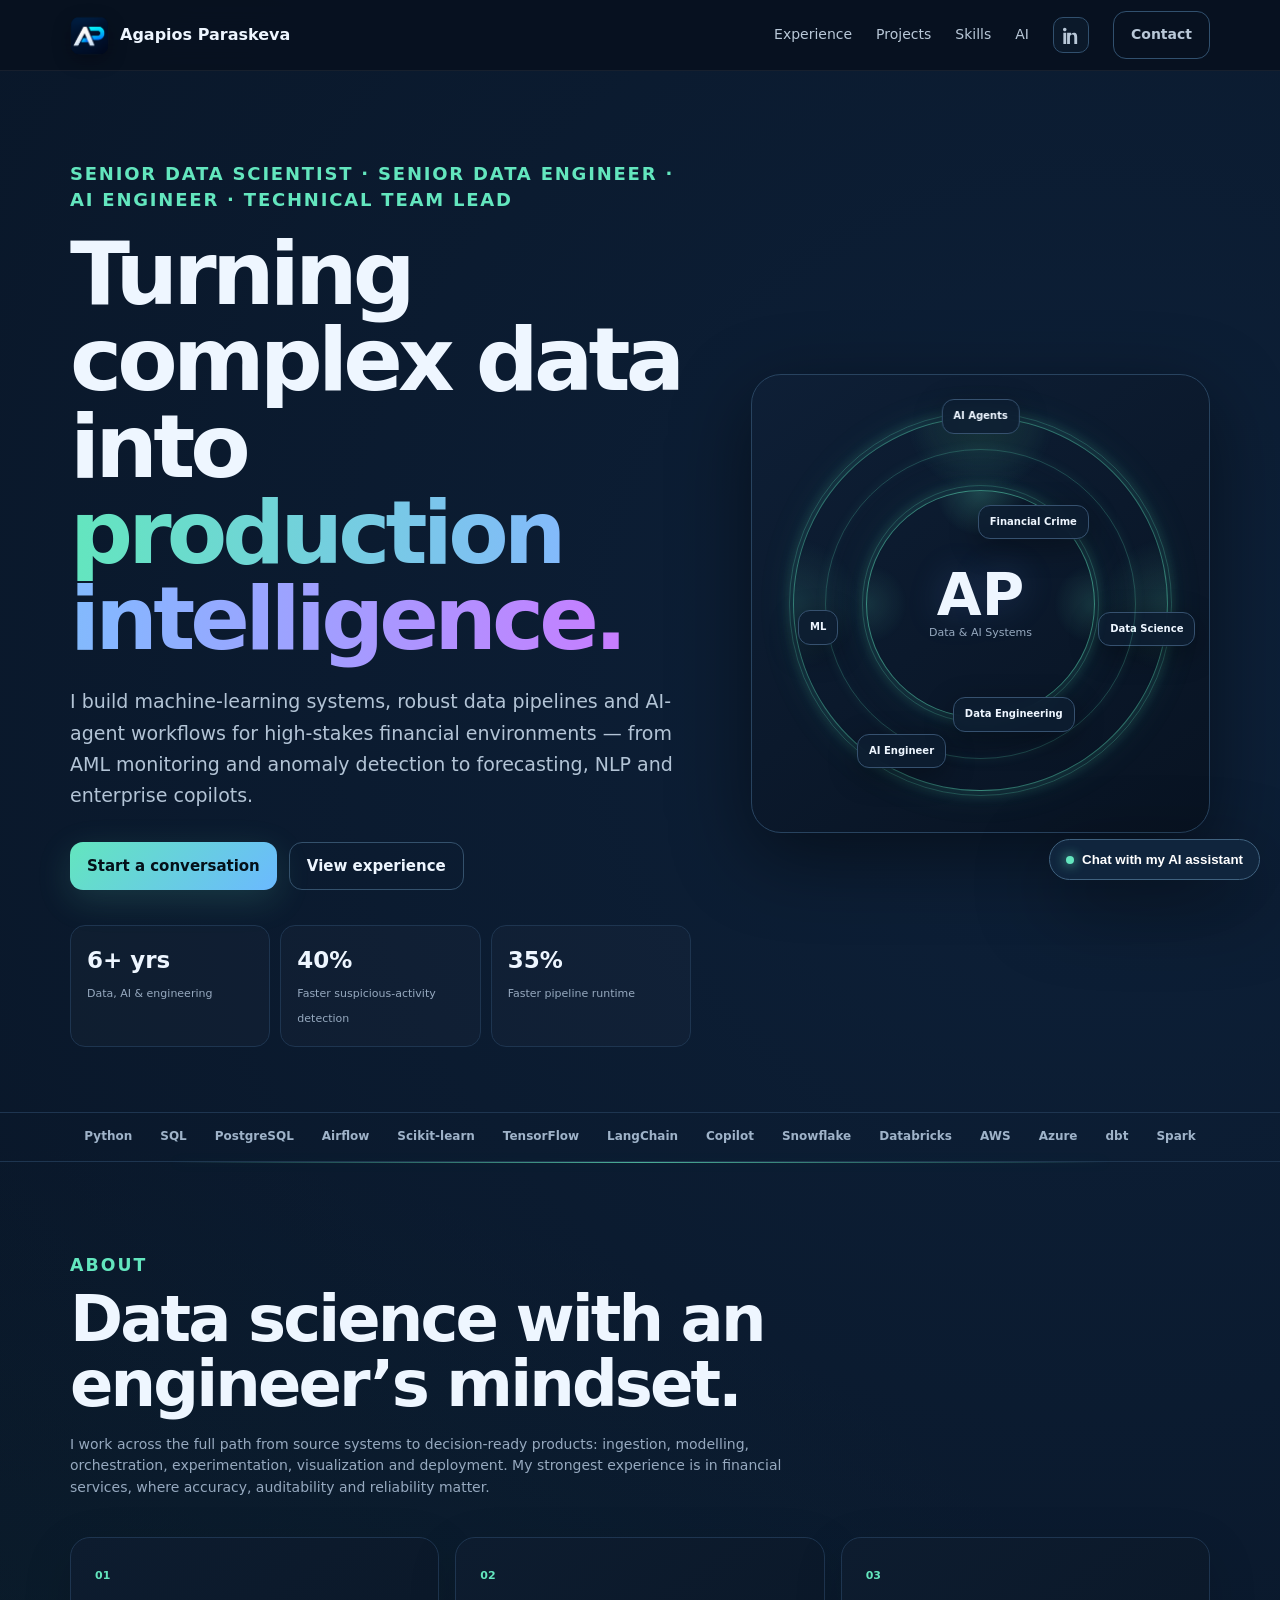
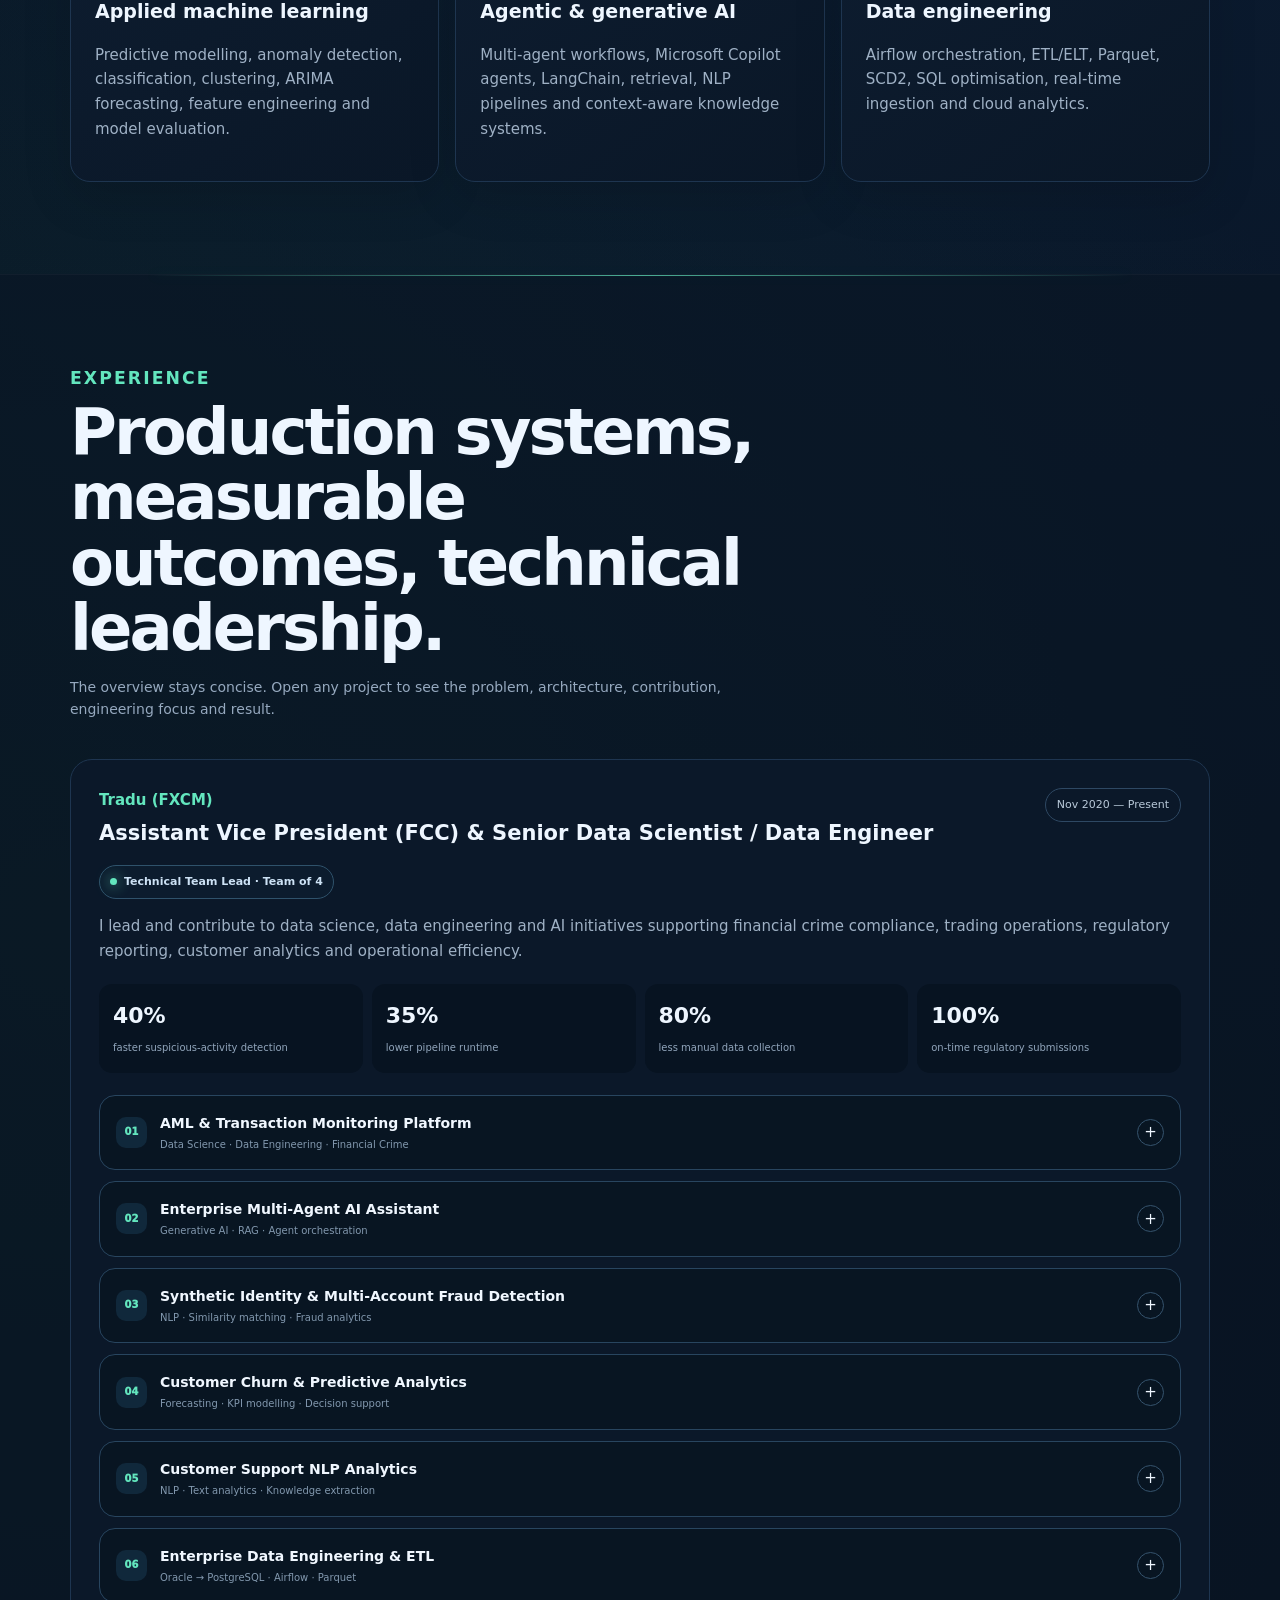
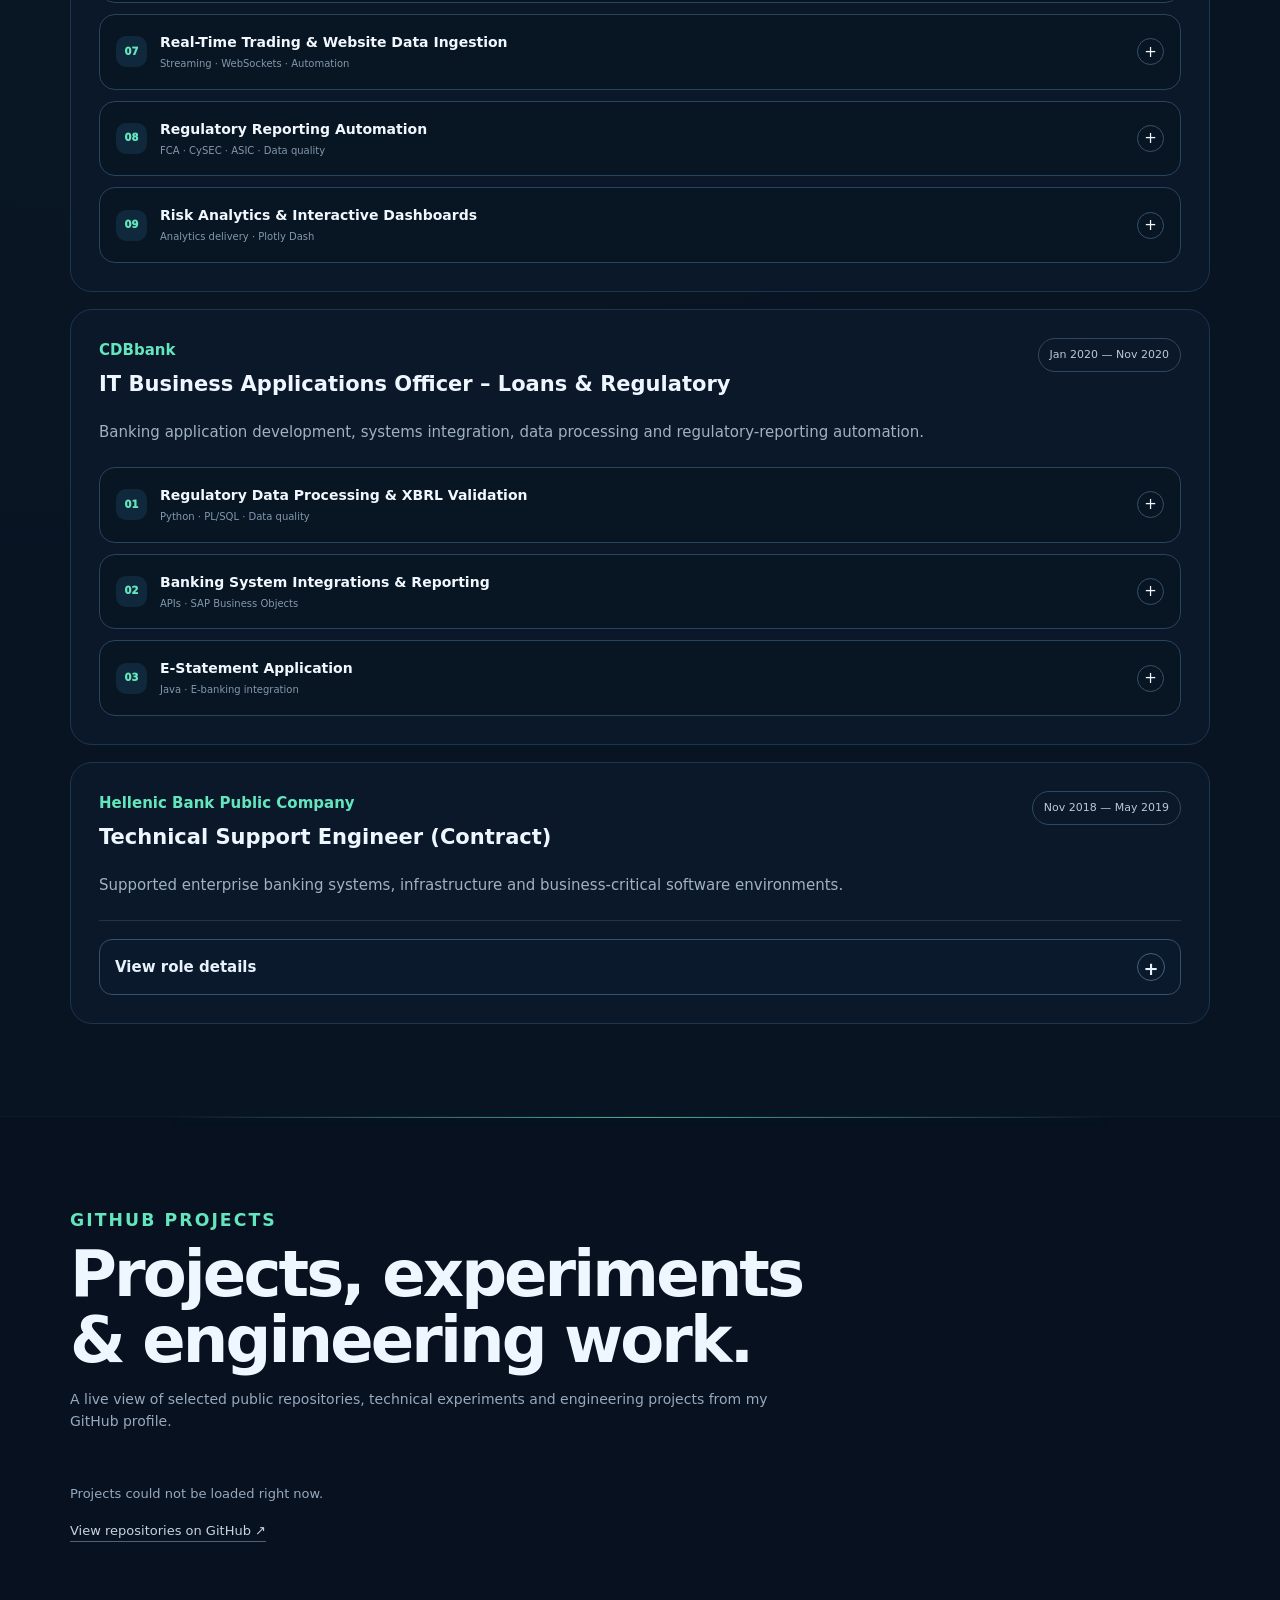
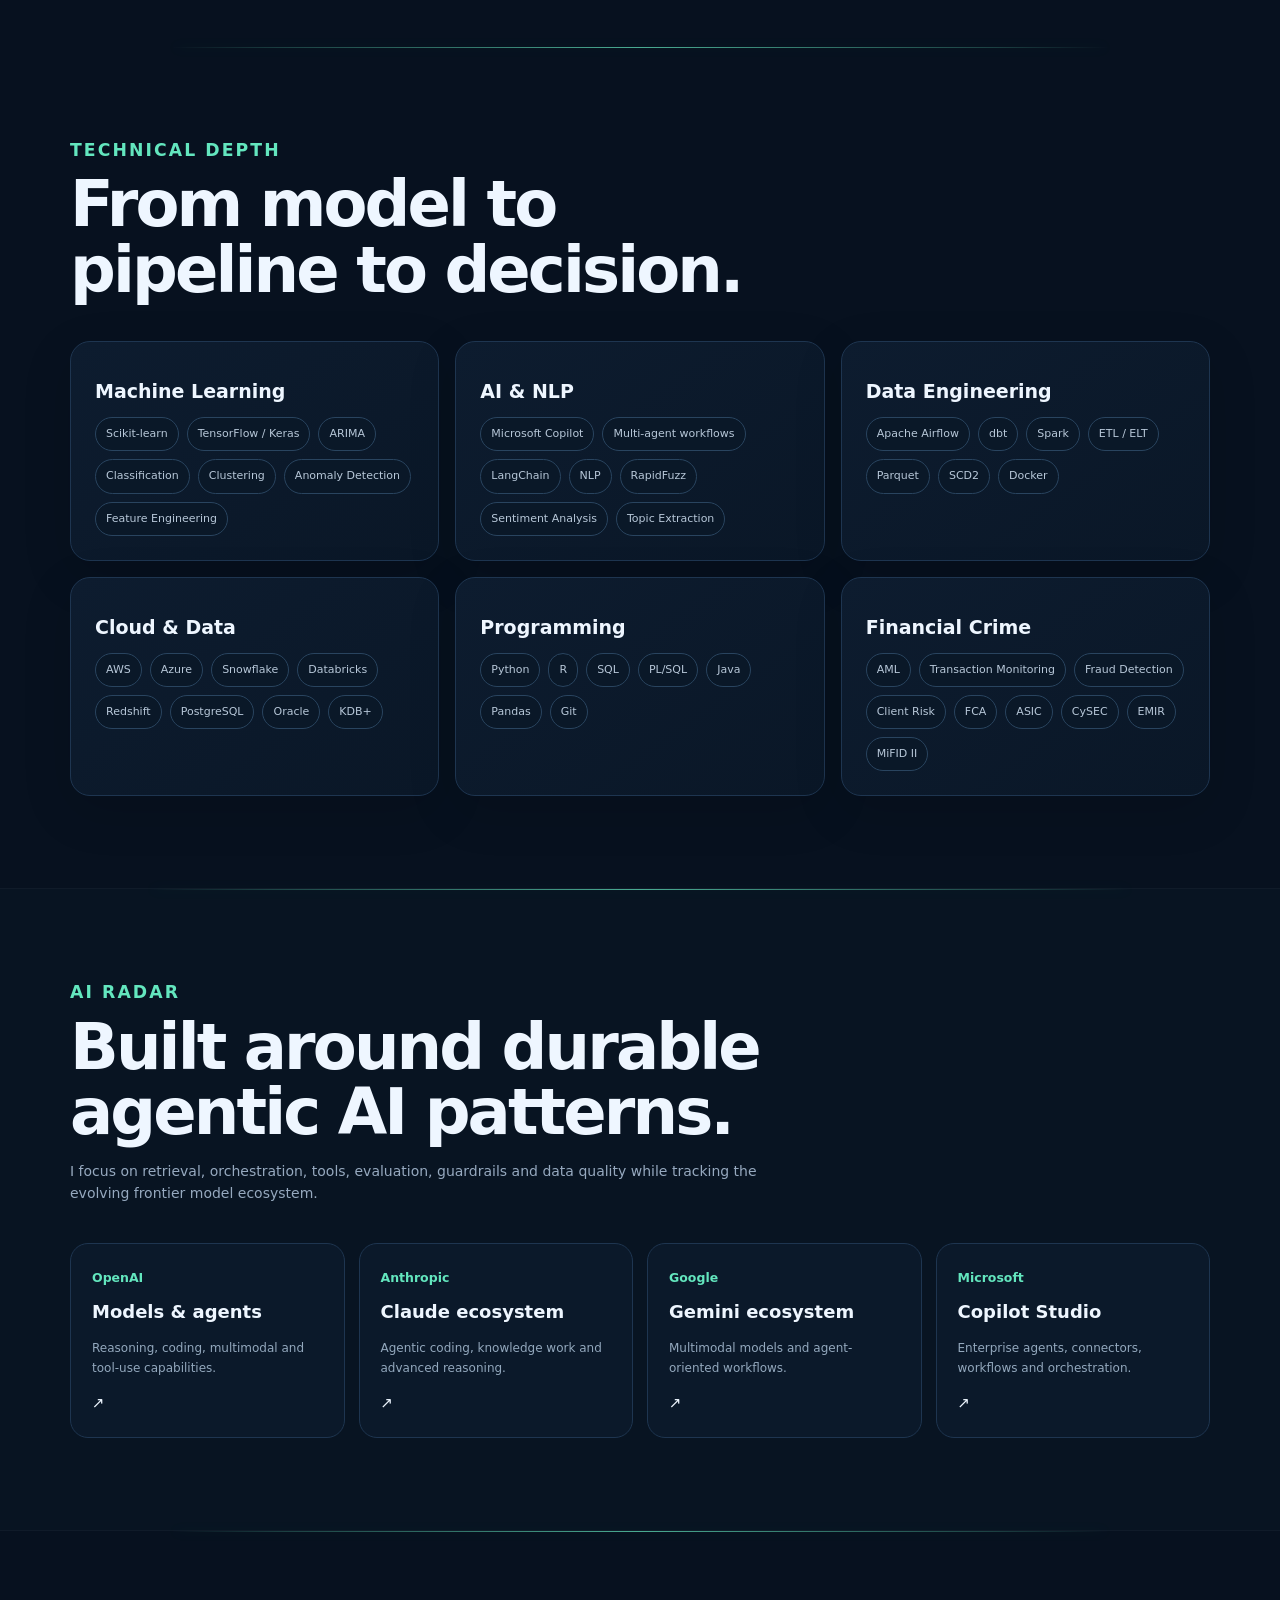
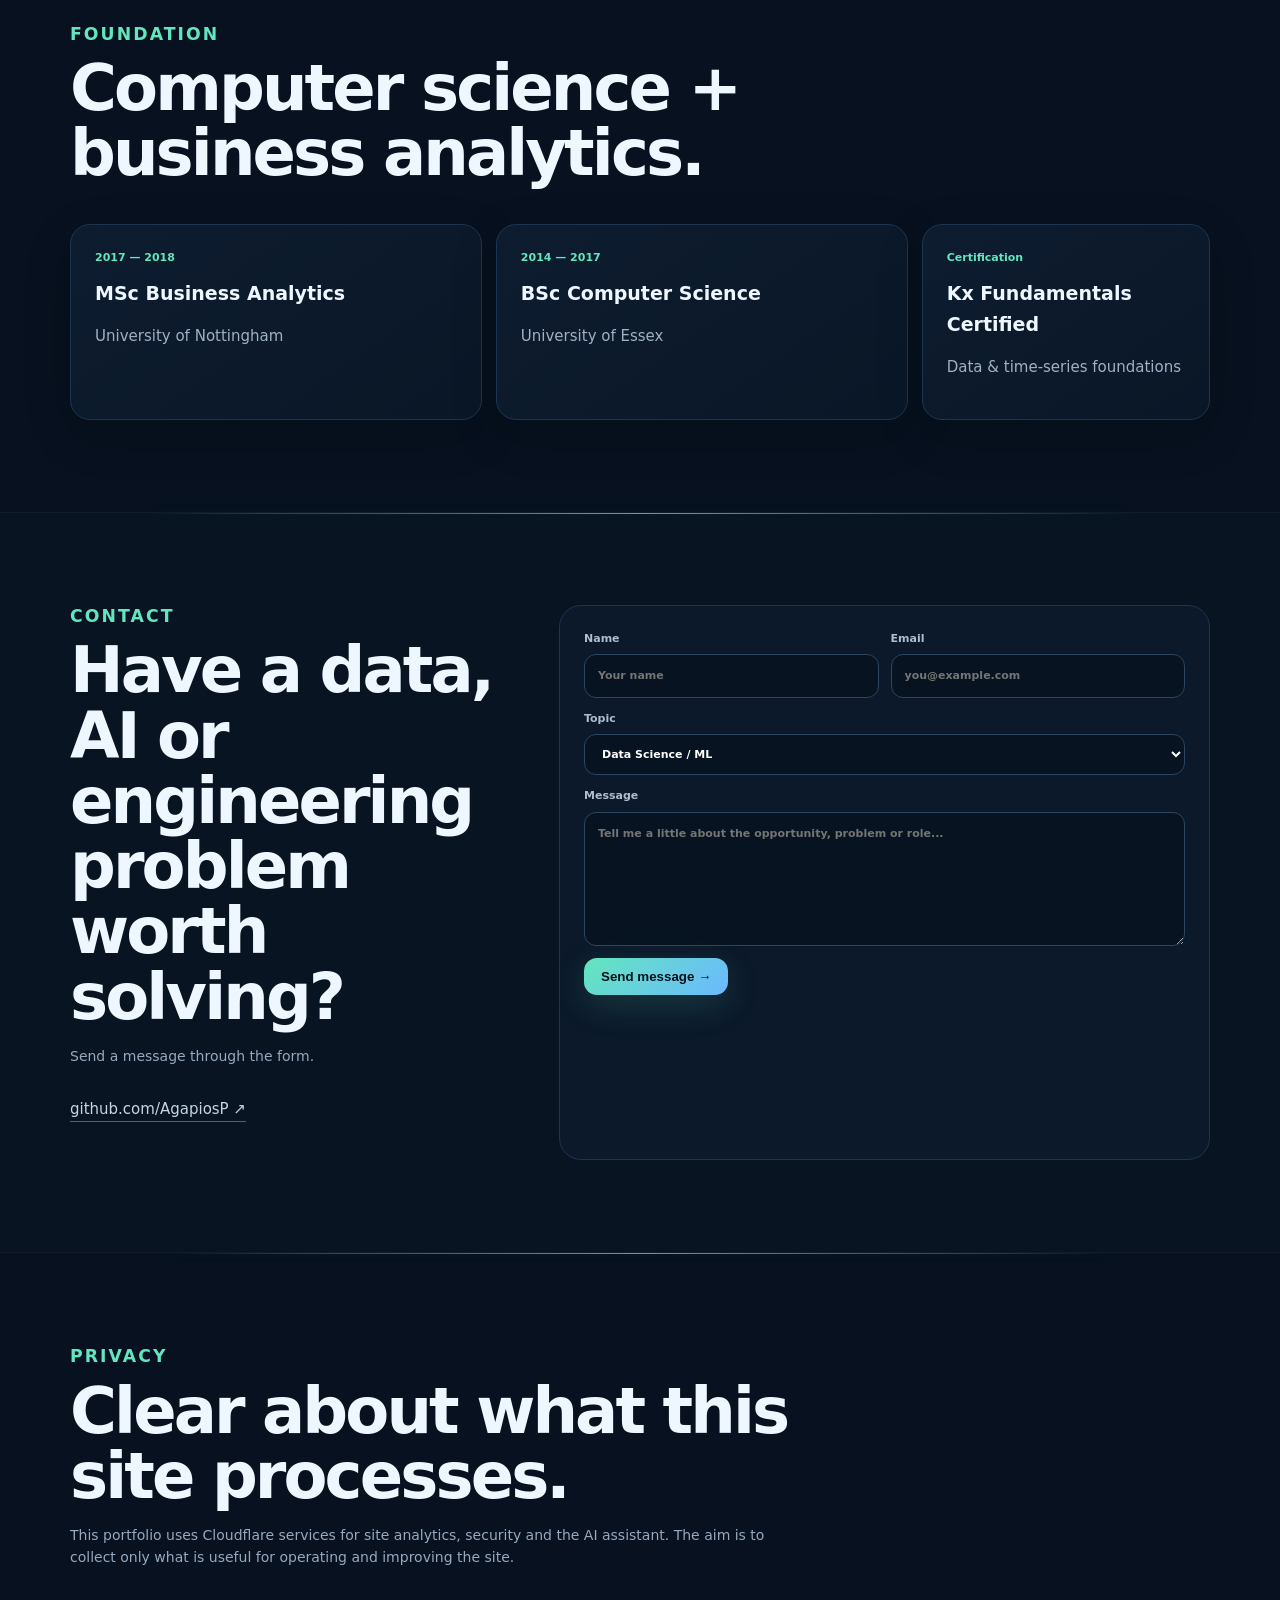
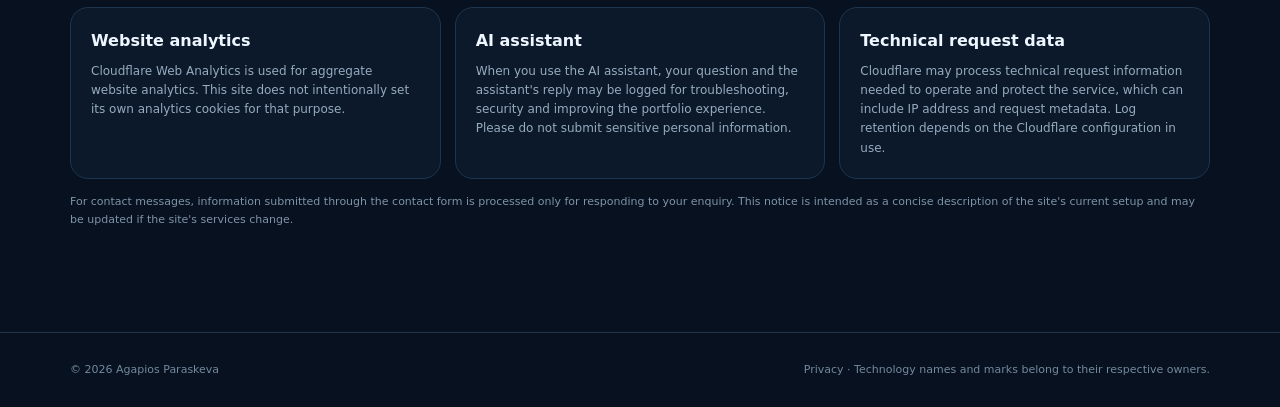
<file: index.html>
<!doctype html>
<html lang="en">
<head>
<meta charset="utf-8">
<meta name="viewport" content="width=device-width,initial-scale=1">
<meta name="description" content="Agapios Paraskeva — Senior Data Scientist, Data Engineer and Applied AI practitioner specialising in machine learning, AI agents, financial crime analytics and production data systems.">
<meta name="theme-color" content="#07111f">
<link rel="icon" type="image/png" sizes="32x32" href="/logo-ap.png?v=3">
<link rel="apple-touch-icon" href="/logo-ap.png?v=3">
<meta property="og:title" content="Agapios Paraskeva | Data Scientist · Data Engineer · Applied AI">
<meta property="og:description" content="Applied AI, machine learning, data engineering and financial crime analytics.">
<meta property="og:type" content="website">
<meta property="og:url" content="https://agapiosp.github.io/">
<title>Agapios Paraskeva | Data Scientist · Data Engineer · Applied AI</title>
<style>
:root{--bg:#07111f;--panel:#0c192b;--panel2:#10223a;--text:#eef6ff;--muted:#96a9bf;--line:#1e3550;--a:#63e6be;--b:#70a1ff;--c:#c77dff;--shadow:0 24px 80px #0007}*{box-sizing:border-box}html{scroll-behavior:smooth}body{margin:0;background:radial-gradient(circle at 85% 8%,#16375f66,transparent 28%),radial-gradient(circle at 5% 30%,#164c3c44,transparent 23%),var(--bg);color:var(--text);font:15px/1.65 Inter,ui-sans-serif,system-ui,-apple-system,BlinkMacSystemFont,"Segoe UI",sans-serif}a{color:inherit;text-decoration:none}.wrap{width:min(1140px,calc(100% - 36px));margin:auto}.nav{position:sticky;top:0;z-index:30;background:#07111fdd;backdrop-filter:blur(18px);border-bottom:1px solid #ffffff10}.navin{height:70px;display:flex;align-items:center;justify-content:space-between}.brand{display:flex;align-items:center;gap:11px;font-weight:800;font-size:16px}.mark{width:39px;height:39px;display:block;border-radius:11px;object-fit:cover;box-shadow:0 6px 18px #0004}.links{display:flex;gap:24px;align-items:center}.links a{color:#b9c8d8;font-size:14px}.links a:hover{color:white}.linkedin-nav{width:36px;height:36px;display:grid;place-items:center;border:1px solid #31506e;border-radius:10px;background:#0b192a;transition:.2s transform,.2s border-color,.2s color}.linkedin-nav:hover{transform:translateY(-2px);border-color:#70a1ff;color:white}.linkedin-nav svg{width:17px;height:17px;fill:currentColor}.pill,.btn{display:inline-flex;align-items:center;justify-content:center;border-radius:13px;padding:11px 17px;font-weight:800}.pill{border:1px solid #31506e}.hero{min-height:82vh;display:grid;grid-template-columns:1.15fr .85fr;gap:60px;align-items:center;padding:90px 0 65px}.eyebrow,.kicker{color:var(--a);text-transform:uppercase;letter-spacing:.14em;font-size:11px;font-weight:900}.eyebrow{font-size:clamp(14px,1.6vw,18px);line-height:1.45;letter-spacing:.1em;max-width:850px}.kicker{font-size:clamp(15px,1.35vw,18px);line-height:1.35;letter-spacing:.12em}.hero h1{font-size:clamp(50px,7vw,88px);line-height:.98;letter-spacing:-.055em;margin:18px 0 24px}.gradient{background:linear-gradient(90deg,var(--a),#85b7ff,var(--c));-webkit-background-clip:text;background-clip:text;color:transparent}.lede{font-size:19px;color:#b3c4d6;max-width:700px}.actions{display:flex;gap:12px;flex-wrap:wrap;margin:30px 0}.primary{background:linear-gradient(135deg,var(--a),#6bb9ff);color:#041019;box-shadow:0 10px 35px #63e6be28;border:0}.secondary{border:1px solid #34516c}.stats{display:grid;grid-template-columns:repeat(3,1fr);gap:10px;margin-top:35px}.stat{padding:16px;border:1px solid var(--line);border-radius:15px;background:#ffffff05}.stat strong{display:block;font-size:23px}.stat span{font-size:11px;color:var(--muted)}.visual{position:relative;aspect-ratio:1;border:1px solid #28435f;border-radius:30px;background:linear-gradient(145deg,#0e1f36,#081322);box-shadow:var(--shadow);overflow:hidden;isolation:isolate}.visual:before,.visual:after{content:"";position:absolute;border-radius:50%;inset:9%;border:1px solid rgba(99,230,190,.42);box-shadow:0 0 18px rgba(99,230,190,.16),0 0 42px rgba(99,230,190,.08);background:radial-gradient(circle at 50% 0%,rgba(99,230,190,.22),transparent 18%),radial-gradient(circle at 100% 50%,rgba(99,230,190,.15),transparent 16%),radial-gradient(circle at 0% 50%,rgba(99,230,190,.12),transparent 16%);animation:ringPulse 4.5s ease-in-out infinite}.visual:after{inset:25%;border-color:rgba(99,230,190,.5);animation-duration:3.6s;animation-delay:-1.2s}.core{position:absolute;inset:0;display:grid;place-content:center;text-align:center;z-index:4}.core b{font-size:58px;line-height:1;text-shadow:0 0 35px #70a1ff35}.core span{color:var(--muted);font-size:11px}.orbit{position:absolute;inset:8%;border-radius:50%;border:1px solid rgba(99,230,190,.24);box-shadow:0 0 12px rgba(99,230,190,.08),inset 0 0 10px rgba(99,230,190,.035);animation:spin 18s linear infinite;z-index:3}.orbit.o2{inset:16%;animation-duration:14s;animation-direction:reverse}.orbit.o3{inset:24%;animation-duration:11s}.node{position:absolute;padding:8px 11px;border:1px solid #36516f;background:#0d1d31dd;backdrop-filter:blur(8px);border-radius:12px;font-size:10px;font-weight:900;white-space:nowrap;box-shadow:0 8px 30px #0005;animation:counterspin 18s linear infinite}.o2 .node{animation-duration:14s;animation-direction:reverse}.o3 .node{animation-duration:11s}.p1{top:-14px;left:50%;transform:translateX(-50%)}.p2{right:-24px;top:52%}.p3{left:-28px;top:52%}.p4{left:10%;bottom:-10px}.p5{right:10%;bottom:-10px}.p6{right:4%;top:8%}.leadership{display:inline-flex;align-items:center;gap:7px;margin-top:10px;padding:7px 10px;border-radius:999px;border:1px solid #2f526b;background:#0c1c2e;color:#cde2f5;font-size:11px;font-weight:800}.leadership:before{content:"";width:7px;height:7px;border-radius:50%;background:var(--a);box-shadow:0 0 14px #63e6be}.ticker{border-block:1px solid var(--line);padding:14px 0;color:#9fb3c9}.ticker div{display:flex;gap:28px;justify-content:center;flex-wrap:wrap;font-size:12px;font-weight:750}.section{position:relative;padding:92px 0}.section:before{content:"";position:absolute;top:0;left:50%;width:min(980px,82%);height:1px;transform:translateX(-50%);background:linear-gradient(90deg,transparent,rgba(99,230,190,.22) 12%,rgba(99,230,190,.72) 50%,rgba(99,230,190,.22) 88%,transparent);box-shadow:0 0 14px rgba(99,230,190,.16)}main>.section:first-of-type:before{display:none}.alt{background:#091625aa;border-block:1px solid #ffffff08}.head{max-width:760px;margin-bottom:38px}.head h2{font-size:clamp(42px,5.8vw,64px);letter-spacing:-.045em;line-height:1.02;margin:10px 0 16px}.head p{color:var(--muted);font-size:14px;line-height:1.55;max-width:720px}.grid3{display:grid;grid-template-columns:repeat(3,1fr);gap:16px}.card{border:1px solid var(--line);border-radius:20px;padding:24px;background:linear-gradient(145deg,#0d1c2f,#0a1727);box-shadow:0 15px 50px #0002}.card h3{font-size:19px;margin:10px 0}.card p{color:#9fb1c5}.num{color:var(--a);font-size:11px;font-weight:900}.timeline{display:grid;gap:17px}.job{border:1px solid var(--line);border-radius:22px;padding:28px;background:#0b1829}.jobtop{display:flex;justify-content:space-between;gap:20px;align-items:flex-start}.company{color:var(--a);font-weight:900}.job h3{font-size:21px;margin:4px 0}.date{white-space:nowrap;border:1px solid #2e4863;border-radius:999px;padding:7px 11px;color:#b9c9d9;font-size:11px}.job p,.job li{color:#9fb1c5}.outcomes{display:grid;grid-template-columns:repeat(4,1fr);gap:9px;margin:20px 0}.outcomes div{background:#071321;border-radius:13px;padding:14px}.outcomes b{display:block;font-size:22px}.outcomes span{font-size:10px;color:#91a5bb}.bullets{margin:18px 0 0;padding-left:18px}.bullets li{margin:8px 0}.exp-toggle{margin-top:22px;border-top:1px solid var(--line);padding-top:18px}.exp-toggle summary{list-style:none;cursor:pointer;display:flex;align-items:center;justify-content:space-between;gap:14px;padding:13px 15px;border:1px solid #33516d;border-radius:13px;background:#0a1a2c;color:#e8f2fc;font-weight:850}.exp-toggle summary::-webkit-details-marker{display:none}.exp-toggle summary:hover{border-color:var(--a);color:var(--a)}.plus{width:28px;height:28px;display:grid;place-items:center;border-radius:50%;border:1px solid #43617d;font-size:18px;transition:.2s}.exp-toggle[open] .plus{transform:rotate(45deg);border-color:var(--a)}.exp-body{padding:14px 2px 2px}.case-stack{display:grid;gap:11px;margin-top:22px}.case{border:1px solid #28455f;border-radius:16px;background:#081522;overflow:hidden}.case summary{list-style:none;cursor:pointer;display:grid;grid-template-columns:auto 1fr auto;gap:13px;align-items:center;padding:16px}.case summary::-webkit-details-marker{display:none}.case summary:hover{background:#0d1c2f}.case-index{width:31px;height:31px;border-radius:10px;display:grid;place-items:center;background:#10283b;color:var(--a);font-size:10px;font-weight:950}.case-title{display:block;color:#f0f7ff;font-size:14px;font-weight:850}.case-sub{display:block;color:#8298ae;font-size:10px;margin-top:2px}.case-open{width:27px;height:27px;border:1px solid #35536d;border-radius:50%;display:grid;place-items:center;transition:.2s}.case[open] .case-open{transform:rotate(45deg);border-color:var(--a);color:var(--a)}.case-body{border-top:1px solid #1b354c;padding:18px}.case-grid{display:grid;grid-template-columns:1fr 1fr;gap:12px}.case-block{padding:14px;border-radius:13px;background:#0b1b2c;border:1px solid #1b354c}.case-block h4{margin:0 0 7px;color:#d9e8f6;font-size:11px;text-transform:uppercase;letter-spacing:.09em}.case-block p{margin:0;color:#98adc1;font-size:12px}.case-result{border-color:#2d675b;background:#0b211f}.case-result h4{color:var(--a)}.lesson{margin-top:13px;padding:13px 14px;border-left:3px solid var(--b);border-radius:0 12px 12px 0;background:#0a1830}.lesson strong{display:block;margin-bottom:4px;color:#bcd4ff;font-size:10px;text-transform:uppercase;letter-spacing:.09em}.lesson p{margin:0;color:#9eb2c7;font-size:11px}.architecture{display:flex;align-items:center;gap:7px;flex-wrap:wrap;margin-top:13px;padding:14px;border:1px dashed #31506b;border-radius:13px;background:#07121f}.arch-node{padding:8px 10px;border:1px solid #35536d;border-radius:10px;background:#0d1d31;color:#c8d8e8;font-size:10px;font-weight:800}.arch-arrow{color:var(--a);font-weight:900}.arch-note{display:block;margin-top:8px;color:#6f8499;font-size:9px}.tech-row{display:flex;gap:7px;flex-wrap:wrap;margin-top:14px}.tech-row span{padding:5px 8px;border:1px solid #29445f;border-radius:999px;color:#9db1c5;font-size:9px}.tags{display:flex;gap:8px;flex-wrap:wrap}.tags span{border:1px solid #29445f;background:#0a1828;border-radius:999px;padding:7px 10px;color:#b7c7d8;font-size:11px}.projects-grid{display:grid;grid-template-columns:repeat(3,1fr);gap:16px}.project-card{display:flex;flex-direction:column;min-height:245px;border:1px solid var(--line);border-radius:20px;padding:22px;background:linear-gradient(145deg,#0d1c2f,#0a1727);transition:.2s transform,.2s border-color}.project-card:hover{transform:translateY(-4px);border-color:#426789}.project-top{display:flex;justify-content:space-between;gap:12px;align-items:flex-start}.project-card h3{margin:4px 0 10px;font-size:19px}.project-card p{color:#9fb1c5;margin:0 0 18px}.project-meta{display:flex;gap:12px;flex-wrap:wrap;margin-top:auto;color:#8398ae;font-size:11px}.lang{display:inline-flex;align-items:center;gap:6px}.lang:before{content:"";width:8px;height:8px;border-radius:50%;background:var(--a)}.project-links{display:flex;gap:10px;margin-top:16px}.project-links a{font-size:11px;font-weight:850;padding:8px 10px;border:1px solid #31506d;border-radius:10px}.projects-status{color:var(--muted);font-size:13px}.radar{display:grid;grid-template-columns:repeat(4,1fr);gap:14px}.radar a{display:block;border:1px solid var(--line);border-radius:18px;padding:21px;background:#0b192a;min-height:175px;transition:.2s transform,.2s border-color}.radar a:hover{transform:translateY(-4px);border-color:#4f7597}.radar small{color:var(--a);font-weight:900}.radar b{display:block;font-size:18px;margin:8px 0}.radar p{color:#93a8bd;font-size:12px}.edu{display:grid;grid-template-columns:1fr 1fr .7fr;gap:14px}.contact{display:grid;grid-template-columns:.8fr 1.2fr;gap:55px}.form{border:1px solid var(--line);background:#0b192a;border-radius:22px;padding:24px}.row{display:grid;grid-template-columns:1fr 1fr;gap:12px}label{display:grid;gap:6px;margin-bottom:12px;color:#aebed0;font-size:11px;font-weight:800}input,select,textarea{width:100%;border:1px solid #2c4660;border-radius:12px;background:#071321;color:white;padding:12px 13px;font:inherit}textarea{resize:vertical}.github{display:inline-flex;margin-top:15px;color:#c5d4e4;border-bottom:1px solid #4e6379}.assistant-btn{position:fixed;right:20px;bottom:20px;z-index:50;border:1px solid #40627f;border-radius:999px;background:#10253d;color:white;padding:12px 16px;font-weight:900;box-shadow:var(--shadow);cursor:pointer}.assistant{display:none;position:fixed;right:20px;bottom:76px;width:min(390px,calc(100% - 40px));z-index:50;border:1px solid #31506d;border-radius:20px;background:#081522;box-shadow:var(--shadow);overflow:hidden}.assistant.open{display:block}.ah{display:flex;justify-content:space-between;align-items:center;padding:15px;border-bottom:1px solid var(--line)}.ah button{background:none;border:0;color:white;font-size:22px}.msgs{height:250px;overflow:auto;padding:14px}.msg{margin:8px 0;padding:10px 12px;border-radius:13px;font-size:12px}.bot{background:#10223a}.user{background:#17483d;margin-left:40px}.quick{display:flex;gap:6px;flex-wrap:wrap;padding:0 14px 12px}.quick button{border:1px solid #2d4c68;background:#0a1b2d;color:#c4d2e1;border-radius:999px;padding:6px 8px;font-size:10px}.privacy-grid{display:grid;grid-template-columns:repeat(3,1fr);gap:14px}.privacy-card{border:1px solid var(--line);border-radius:18px;padding:20px;background:#0b192a}.privacy-card h3{margin:0 0 8px;font-size:16px}.privacy-card p{margin:0;color:#97abc0;font-size:12px;line-height:1.6}.privacy-note{margin-top:14px;color:#7f93a8;font-size:11px}.chat-privacy{padding:9px 14px;border-top:1px solid var(--line);background:#071321;color:#8094a9;font-size:9px;line-height:1.45}.chat-privacy a{color:#a9bfd5;text-decoration:underline}.ask{display:grid;grid-template-columns:1fr 44px;gap:7px;padding:12px 14px;border-top:1px solid var(--line)}.ask input{margin:0}.ask button{border:0;border-radius:11px;background:var(--a);font-weight:950}.footer{border-top:1px solid var(--line);padding:28px 0;color:#74899e;font-size:11px}.foot{display:flex;justify-content:space-between;gap:20px}.reveal{opacity:0;transform:translateY(16px);transition:.6s}.reveal.show{opacity:1;transform:none}@keyframes spin{to{transform:rotate(360deg)}}@keyframes counterspin{to{transform:rotate(-360deg)}}@keyframes ringPulse{0%,100%{opacity:.55;filter:brightness(1)}50%{opacity:1;filter:brightness(1.18)}}@media(max-width:900px){.hero{grid-template-columns:1fr}.visual{max-width:560px}.grid3,.radar,.projects-grid{grid-template-columns:1fr 1fr}.outcomes{grid-template-columns:1fr 1fr}.case-grid{grid-template-columns:1fr}.privacy-grid{grid-template-columns:1fr}.contact{grid-template-columns:1fr}.edu{grid-template-columns:1fr 1fr}}@media(max-width:680px){.links a:not(.pill){display:none}.hero{padding-top:60px;min-height:auto}.visual{display:none}.stats,.grid3,.radar,.projects-grid,.edu,.row{grid-template-columns:1fr}.jobtop{display:block}.date{display:inline-block;margin-top:8px}.section{padding:70px 0}.foot{display:block}.outcomes{grid-template-columns:1fr 1fr}.assistant-btn{right:12px;bottom:12px}.assistant{right:12px;bottom:66px;width:calc(100% - 24px)}}@media(prefers-reduced-motion:reduce){html{scroll-behavior:auto}.reveal{opacity:1;transform:none;transition:none}.orbit,.node{animation:none}}
</style>
</head>
<body>
<nav class="nav"><div class="wrap navin"><a class="brand" href="#top"><img class="mark" src="/logo-ap.png?v=3" alt="AP logo"><span>Agapios Paraskeva</span></a><div class="links"><a href="#experience">Experience</a><a href="#projects">Projects</a><a href="#skills">Skills</a><a href="#ai">AI</a><a class="linkedin-nav" href="https://www.linkedin.com/in/agapios-paraskeva/" target="_blank" rel="noreferrer" aria-label="LinkedIn profile"><svg viewBox="0 0 24 24" aria-hidden="true"><path d="M4.98 3.5C4.98 4.88 3.87 6 2.5 6S0 4.88 0 3.5 1.12 1 2.5 1s2.48 1.12 2.48 2.5ZM.5 8h4V24h-4V8Zm7 0h3.83v2.19h.05c.53-1.01 1.84-2.08 3.79-2.08 4.05 0 4.8 2.67 4.8 6.14V24h-4v-8.65c0-2.06-.04-4.71-2.87-4.71-2.87 0-3.31 2.24-3.31 4.56V24h-4V8Z"/></svg></a><a href="#contact" class="pill">Contact</a></div></div></nav>
<main id="top">
<section class="hero wrap"><div class="reveal"><div class="eyebrow">Senior Data Scientist · Senior Data Engineer · AI Engineer · Technical Team Lead</div><h1>Turning complex data into <span class="gradient">production intelligence.</span></h1><p class="lede">I build machine-learning systems, robust data pipelines and AI-agent workflows for high-stakes financial environments — from AML monitoring and anomaly detection to forecasting, NLP and enterprise copilots.</p><div class="actions"><a class="btn primary" href="#contact">Start a conversation</a><a class="btn secondary" href="#experience">View experience</a></div><div class="stats"><div class="stat"><strong>6+ yrs</strong><span>Data, AI & engineering</span></div><div class="stat"><strong>40%</strong><span>Faster suspicious-activity detection</span></div><div class="stat"><strong>35%</strong><span>Faster pipeline runtime</span></div></div></div>
<div class="visual reveal" aria-label="Animated areas of expertise"><div class="core"><b>AP</b><span>Data & AI Systems</span></div><div class="orbit o1"><span class="node p1">AI Agents</span><span class="node p2">Data Science</span></div><div class="orbit o2"><span class="node p3">ML</span><span class="node p4">AI Engineer</span></div><div class="orbit o3"><span class="node p5">Data Engineering</span><span class="node p6">Financial Crime</span></div></div></section>
<section class="ticker"><div class="wrap"><span>Python</span><span>SQL</span><span>PostgreSQL</span><span>Airflow</span><span>Scikit-learn</span><span>TensorFlow</span><span>LangChain</span><span>Copilot</span><span>Snowflake</span><span>Databricks</span><span>AWS</span><span>Azure</span><span>dbt</span><span>Spark</span></div></section>

<section class="section wrap"><div class="head reveal"><div class="kicker">About</div><h2>Data science with an engineer’s mindset.</h2><p>I work across the full path from source systems to decision-ready products: ingestion, modelling, orchestration, experimentation, visualization and deployment. My strongest experience is in financial services, where accuracy, auditability and reliability matter.</p></div><div class="grid3"><article class="card reveal"><span class="num">01</span><h3>Applied machine learning</h3><p>Predictive modelling, anomaly detection, classification, clustering, ARIMA forecasting, feature engineering and model evaluation.</p></article><article class="card reveal"><span class="num">02</span><h3>Agentic & generative AI</h3><p>Multi-agent workflows, Microsoft Copilot agents, LangChain, retrieval, NLP pipelines and context-aware knowledge systems.</p></article><article class="card reveal"><span class="num">03</span><h3>Data engineering</h3><p>Airflow orchestration, ETL/ELT, Parquet, SCD2, SQL optimisation, real-time ingestion and cloud analytics.</p></article></div></section>

<section class="section alt" id="experience"><div class="wrap"><div class="head reveal"><div class="kicker">Experience</div><h2>Production systems, measurable outcomes, technical leadership.</h2><p>The overview stays concise. Open any project to see the problem, architecture, contribution, engineering focus and result.</p></div><div class="timeline">
<article class="job reveal"><div class="jobtop"><div><div class="company">Tradu (FXCM)</div><h3>Assistant Vice President (FCC) & Senior Data Scientist / Data Engineer</h3><div class="leadership">Technical Team Lead · Team of 4</div></div><span class="date">Nov 2020 — Present</span></div><p>I lead and contribute to data science, data engineering and AI initiatives supporting financial crime compliance, trading operations, regulatory reporting, customer analytics and operational efficiency.</p><div class="outcomes"><div><b>40%</b><span>faster suspicious-activity detection</span></div><div><b>35%</b><span>lower pipeline runtime</span></div><div><b>80%</b><span>less manual data collection</span></div><div><b>100%</b><span>on-time regulatory submissions</span></div></div>

<div class="case-stack" aria-label="Selected Tradu projects">
<details class="case"><summary><span class="case-index">01</span><span><span class="case-title">AML & Transaction Monitoring Platform</span><span class="case-sub">Data Science · Data Engineering · Financial Crime</span></span><span class="case-open">+</span></summary><div class="case-body"><div class="case-grid"><div class="case-block"><h4>Problem</h4><p>Automate transaction analysis and suspicious-activity detection across multi-jurisdiction compliance workflows.</p></div><div class="case-block"><h4>My contribution</h4><p>Designed and implemented the end-to-end solution, including processing workflows, data integration, database design, SQL optimisation, Airflow orchestration, anomaly detection and risk-based alerting.</p></div><div class="case-block"><h4>Engineering focus</h4><p>Reliable scheduled processing, financial/customer data integration, consistent monitoring logic and maintainable automated compliance workflows.</p></div><div class="case-block case-result"><h4>Result</h4><p>Improved suspicious-activity detection speed by 40% and reduced manual review workload.</p></div></div><div class="architecture" aria-label="Generalized AML architecture"><span class="arch-node">Financial + client data</span><span class="arch-arrow">→</span><span class="arch-node">Validation & integration</span><span class="arch-arrow">→</span><span class="arch-node">Airflow workflows</span><span class="arch-arrow">→</span><span class="arch-node">Monitoring & anomaly logic</span><span class="arch-arrow">→</span><span class="arch-node">Alerts / review</span></div><small class="arch-note">Generalized architecture — intentionally excludes proprietary detection rules, internal endpoints and client data.</small><div class="lesson"><strong>Lesson learned</strong><p>In compliance systems, detection quality is only one part of the solution; reliable orchestration, explainable processing and consistent data quality are equally important for operational adoption.</p></div><div class="tech-row"><span>Python</span><span>PostgreSQL</span><span>SQL</span><span>Apache Airflow</span><span>Pandas</span><span>Anomaly Detection</span></div></div></details>

<details class="case"><summary><span class="case-index">02</span><span><span class="case-title">Enterprise Multi-Agent AI Assistant</span><span class="case-sub">Generative AI · RAG · Agent orchestration</span></span><span class="case-open">+</span></summary><div class="case-body"><div class="case-grid"><div class="case-block"><h4>Problem</h4><p>Help customer-service operations retrieve relevant organizational knowledge together with authorized client-specific information.</p></div><div class="case-block"><h4>My contribution</h4><p>Designed and developed the multi-agent solution using Microsoft Copilot agents, RAG, secure API-based data retrieval, tool calling and agent orchestration.</p></div><div class="case-block"><h4>Engineering focus</h4><p>Context-aware retrieval across structured and unstructured sources while separating enterprise knowledge from authorized client data access.</p></div><div class="case-block case-result"><h4>Outcome</h4><p>Created an internal AI workflow that combines policy knowledge and client context to support faster, more informed service handling.</p></div></div><div class="architecture" aria-label="Generalized multi-agent AI architecture"><span class="arch-node">Enterprise knowledge</span><span class="arch-node">Authorized client APIs</span><span class="arch-arrow">→</span><span class="arch-node">RAG retrieval</span><span class="arch-arrow">→</span><span class="arch-node">Agent orchestration</span><span class="arch-arrow">→</span><span class="arch-node">Tool calling</span><span class="arch-arrow">→</span><span class="arch-node">Context-aware response</span></div><small class="arch-note">Generalized architecture — no proprietary prompts, API endpoints, policy content or customer information disclosed.</small><div class="lesson"><strong>Lesson learned</strong><p>Enterprise AI works best when knowledge retrieval and access to client-specific systems are separated by clear tool boundaries, permissions and orchestration rather than giving a model unrestricted access.</p></div><div class="tech-row"><span>Microsoft Copilot Studio</span><span>RAG</span><span>REST APIs</span><span>Multi-Agent Systems</span><span>Tool Calling</span></div></div></details>

<details class="case"><summary><span class="case-index">03</span><span><span class="case-title">Synthetic Identity & Multi-Account Fraud Detection</span><span class="case-sub">NLP · Similarity matching · Fraud analytics</span></span><span class="case-open">+</span></summary><div class="case-body"><div class="case-grid"><div class="case-block"><h4>Problem</h4><p>Identify potentially related client records, duplicates, synthetic identities and suspicious multi-account relationships.</p></div><div class="case-block"><h4>My contribution</h4><p>Developed client identity extraction and normalization, text preprocessing, RapidFuzz similarity matching, relationship analysis and suspicious-pattern identification.</p></div><div class="case-block"><h4>Scale & focus</h4><p>The wider data environment involves access to more than 500,000 daily records across trading, transaction and client datasets, with emphasis on practical fraud-investigation support.</p></div><div class="case-block case-result"><h4>Outcome</h4><p>Built a reusable workflow to surface candidate identity relationships for investigation without exposing confidential client information.</p></div></div><div class="architecture" aria-label="Generalized synthetic identity detection flow"><span class="arch-node">Identity data</span><span class="arch-arrow">→</span><span class="arch-node">Normalize & preprocess</span><span class="arch-arrow">→</span><span class="arch-node">Similarity matching</span><span class="arch-arrow">→</span><span class="arch-node">Candidate relationships</span><span class="arch-arrow">→</span><span class="arch-node">Investigation workflow</span></div><small class="arch-note">Generalized workflow — matching thresholds, fraud rules and customer attributes are intentionally omitted.</small><div class="lesson"><strong>Lesson learned</strong><p>For identity matching, careful normalization and candidate generation can matter as much as the similarity algorithm itself, especially when balancing useful detection against unnecessary investigation volume.</p></div><div class="tech-row"><span>Python</span><span>NLP</span><span>RapidFuzz</span><span>PostgreSQL</span><span>SQL</span><span>Pandas</span></div></div></details>

<details class="case"><summary><span class="case-index">04</span><span><span class="case-title">Customer Churn & Predictive Analytics</span><span class="case-sub">Forecasting · KPI modelling · Decision support</span></span><span class="case-open">+</span></summary><div class="case-body"><div class="case-grid"><div class="case-block"><h4>Problem</h4><p>Understand retention patterns, country-level performance and future operational trends.</p></div><div class="case-block"><h4>My contribution</h4><p>Performed historical data preparation, ARIMA forecasting, KPI modelling, trend analysis, data-quality validation and analytical visualization.</p></div><div class="case-block"><h4>Engineering focus</h4><p>Turn historical customer and operational data into interpretable forecasts suitable for business planning and monitoring.</p></div><div class="case-block case-result"><h4>Outcome</h4><p>Supported customer-retention planning, performance monitoring and business decision-making.</p></div></div><div class="lesson"><strong>Lesson learned</strong><p>Forecasting is most useful when model choice, data quality and time horizon are aligned with the business decision the forecast is meant to support.</p></div><div class="tech-row"><span>Python</span><span>Pandas</span><span>ARIMA</span><span>Scikit-learn</span><span>SQL</span><span>Plotly</span></div></div></details>

<details class="case"><summary><span class="case-index">05</span><span><span class="case-title">Customer Support NLP Analytics</span><span class="case-sub">NLP · Text analytics · Knowledge extraction</span></span><span class="case-open">+</span></summary><div class="case-body"><div class="case-grid"><div class="case-block"><h4>Problem</h4><p>Identify recurring customer themes, information needs and common issues from support conversations.</p></div><div class="case-block"><h4>My contribution</h4><p>Applied preprocessing, normalization, recurring-theme identification, conversation analysis and knowledge extraction from unstructured text.</p></div><div class="case-block"><h4>Engineering focus</h4><p>Convert high-volume unstructured support content into structured knowledge that can support internal AI workflows.</p></div><div class="case-block case-result"><h4>Outcome</h4><p>Generated insights and knowledge content used to support AI-assisted service workflows.</p></div></div><div class="lesson"><strong>Lesson learned</strong><p>With operational NLP, the value comes from turning unstructured text into stable, actionable knowledge—not simply from applying a more complex model.</p></div><div class="tech-row"><span>Python</span><span>NLP</span><span>Pandas</span><span>Text Analytics</span></div></div></details>

<details class="case"><summary><span class="case-index">06</span><span><span class="case-title">Enterprise Data Engineering & ETL</span><span class="case-sub">Oracle → PostgreSQL · Airflow · Parquet</span></span><span class="case-open">+</span></summary><div class="case-body"><div class="case-grid"><div class="case-block"><h4>Problem</h4><p>Move and transform enterprise financial/customer data reliably between source and analytical systems.</p></div><div class="case-block"><h4>My contribution</h4><p>Designed ETL pipelines, Oracle extraction, Python/SQL transformations, Airflow orchestration, Parquet processing, incremental loads and validation workflows.</p></div><div class="case-block"><h4>Engineering focus</h4><p>Performance, reliability, SQL optimisation, data consistency and reduced manual intervention.</p></div><div class="case-block case-result"><h4>Result</h4><p>Reduced processing runtime by 35% while improving pipeline reliability.</p></div></div><div class="architecture"><span class="arch-node">Oracle</span><span class="arch-arrow">→</span><span class="arch-node">Python / SQL transforms</span><span class="arch-arrow">→</span><span class="arch-node">Parquet</span><span class="arch-arrow">→</span><span class="arch-node">Airflow orchestration</span><span class="arch-arrow">→</span><span class="arch-node">PostgreSQL</span></div><div class="lesson"><strong>Lesson learned</strong><p>Pipeline performance improvements are most sustainable when incremental processing, SQL efficiency, validation and orchestration are optimized together rather than in isolation.</p></div><div class="tech-row"><span>Python</span><span>Oracle</span><span>PostgreSQL</span><span>Airflow</span><span>SQL</span><span>Parquet</span></div></div></details>

<details class="case"><summary><span class="case-index">07</span><span><span class="case-title">Real-Time Trading & Website Data Ingestion</span><span class="case-sub">Streaming · WebSockets · Automation</span></span><span class="case-open">+</span></summary><div class="case-body"><div class="case-grid"><div class="case-block"><h4>Problem</h4><p>Replace manual collection of website and trading-related data with timely automated ingestion.</p></div><div class="case-block"><h4>My contribution</h4><p>Developed WebSocket-based ingestion pipelines and integrated incoming streams for downstream processing and analytics.</p></div><div class="case-block"><h4>Engineering focus</h4><p>Continuous capture, downstream availability and reduction of repetitive manual work.</p></div><div class="case-block case-result"><h4>Result</h4><p>Reduced manual data-collection effort by 80%.</p></div></div><div class="lesson"><strong>Lesson learned</strong><p>Real-time ingestion is valuable only when downstream processing can consume the data reliably, so streaming design has to consider availability and operational resilience end to end.</p></div><div class="tech-row"><span>Python</span><span>WebSockets</span><span>SQL</span><span>Data Pipelines</span></div></div></details>

<details class="case"><summary><span class="case-index">08</span><span><span class="case-title">Regulatory Reporting Automation</span><span class="case-sub">FCA · CySEC · ASIC · Data quality</span></span><span class="case-open">+</span></summary><div class="case-body"><div class="case-grid"><div class="case-block"><h4>Problem</h4><p>Support repeatable, accurate regulatory submissions across multiple jurisdictions.</p></div><div class="case-block"><h4>My contribution</h4><p>Automated data extraction, preparation, validation, reconciliation, report generation, workflow automation and exception identification.</p></div><div class="case-block"><h4>Engineering focus</h4><p>Consistency, traceable validation and reliable execution of recurring regulatory workflows.</p></div><div class="case-block case-result"><h4>Result</h4><p>Achieved 100% on-time regulatory submissions while improving consistency and accuracy.</p></div></div><div class="lesson"><strong>Lesson learned</strong><p>For regulatory automation, repeatability, validation and traceability are more important than optimizing purely for speed because every automated output still needs to be defensible.</p></div><div class="tech-row"><span>Python</span><span>SQL</span><span>PostgreSQL</span><span>Oracle</span><span>Apache Airflow</span></div></div></details>

<details class="case"><summary><span class="case-index">09</span><span><span class="case-title">Risk Analytics & Interactive Dashboards</span><span class="case-sub">Analytics delivery · Plotly Dash</span></span><span class="case-open">+</span></summary><div class="case-body"><div class="case-grid"><div class="case-block"><h4>Problem</h4><p>Make complex risk, financial-activity, KPI and predictive-model outputs easier to investigate and monitor.</p></div><div class="case-block"><h4>My contribution</h4><p>Built interactive analytical dashboards for client risk scores, transaction-monitoring alerts, churn predictions, operational KPIs and regulatory metrics.</p></div><div class="case-block"><h4>Engineering focus</h4><p>Clear communication of complex analytical outputs to both technical and non-technical stakeholders.</p></div><div class="case-block case-result"><h4>Outcome</h4><p>Delivered self-service visual interfaces for investigation, monitoring and analytical decision support.</p></div></div><div class="lesson"><strong>Lesson learned</strong><p>A dashboard is effective when it helps users decide what to investigate or do next; clarity and actionability matter more than maximizing the number of charts.</p></div><div class="tech-row"><span>Python</span><span>Plotly</span><span>Dash</span><span>Pandas</span><span>SQL</span></div></div></details>
</div></article>

<article class="job reveal"><div class="jobtop"><div><div class="company">CDBbank</div><h3>IT Business Applications Officer – Loans & Regulatory</h3></div><span class="date">Jan 2020 — Nov 2020</span></div><p>Banking application development, systems integration, data processing and regulatory-reporting automation.</p><div class="case-stack">
<details class="case"><summary><span class="case-index">01</span><span><span class="case-title">Regulatory Data Processing & XBRL Validation</span><span class="case-sub">Python · PL/SQL · Data quality</span></span><span class="case-open">+</span></summary><div class="case-body"><div class="case-grid"><div class="case-block"><h4>Contribution</h4><p>Developed Python scripts and PL/SQL procedures for banking data processing, transformation and validation.</p></div><div class="case-block case-result"><h4>Outcome</h4><p>Automated XBRL validation to identify duplicate records and data-quality issues before regulatory submissions.</p></div></div><div class="lesson"><strong>Lesson learned</strong><p>Moving validation earlier in the reporting workflow reduces downstream rework and makes data-quality issues easier to isolate before submission deadlines.</p></div><div class="tech-row"><span>Python</span><span>PL/SQL</span><span>Oracle</span><span>XBRL</span></div></div></details>
<details class="case"><summary><span class="case-index">02</span><span><span class="case-title">Banking System Integrations & Reporting</span><span class="case-sub">APIs · SAP Business Objects</span></span><span class="case-open">+</span></summary><div class="case-body"><div class="case-grid"><div class="case-block"><h4>Contribution</h4><p>Designed API integrations to automate information exchange between internal applications and developed operational, management and regulatory reports.</p></div><div class="case-block"><h4>Engineering focus</h4><p>Reliable information flow across business-critical banking applications and reporting workflows.</p></div></div><div class="lesson"><strong>Lesson learned</strong><p>System integrations become easier to maintain when data contracts and business meaning are treated as part of the interface, not just the transport between applications.</p></div><div class="tech-row"><span>APIs</span><span>SAP Business Objects</span><span>SQL</span><span>Oracle</span></div></div></details>
<details class="case"><summary><span class="case-index">03</span><span><span class="case-title">E-Statement Application</span><span class="case-sub">Java · E-banking integration</span></span><span class="case-open">+</span></summary><div class="case-body"><div class="case-grid"><div class="case-block"><h4>Contribution</h4><p>Built a Java-based electronic-statement application integrated with the bank's e-banking platform.</p></div><div class="case-block"><h4>Engineering focus</h4><p>Application integration within a business-critical banking environment.</p></div></div><div class="lesson"><strong>Lesson learned</strong><p>In banking applications, integration reliability and compatibility with existing operational systems can be as important as the application functionality itself.</p></div><div class="tech-row"><span>Java</span><span>Banking Applications</span><span>Integration</span></div></div></details>
</div></article>

<article class="job reveal"><div class="jobtop"><div><div class="company">Hellenic Bank Public Company</div><h3>Technical Support Engineer (Contract)</h3></div><span class="date">Nov 2018 — May 2019</span></div><p>Supported enterprise banking systems, infrastructure and business-critical software environments.</p><details class="exp-toggle"><summary><span>View role details</span><span class="plus">+</span></summary><div class="exp-body"><ul class="bullets"><li>Supported enterprise software and banking technology environments.</li><li>Configured and maintained network-related systems and protocols.</li><li>Assisted with application deployments and software installations.</li><li>Troubleshot technical issues affecting business operations.</li></ul></div></details></article>
</div></div></section>

<section class="section wrap" id="projects"><div class="head reveal"><div class="kicker">GitHub Projects</div><h2>Projects, experiments & engineering work.</h2><p>A live view of selected public repositories, technical experiments and engineering projects from my GitHub profile.</p></div><div id="projectsGrid" class="projects-grid"><p class="projects-status">Loading public repositories…</p></div></section>

<section class="section wrap" id="skills"><div class="head reveal"><div class="kicker">Technical depth</div><h2>From model to pipeline to decision.</h2></div><div class="grid3"><article class="card reveal"><h3>Machine Learning</h3><div class="tags"><span>Scikit-learn</span><span>TensorFlow / Keras</span><span>ARIMA</span><span>Classification</span><span>Clustering</span><span>Anomaly Detection</span><span>Feature Engineering</span></div></article><article class="card reveal"><h3>AI & NLP</h3><div class="tags"><span>Microsoft Copilot</span><span>Multi-agent workflows</span><span>LangChain</span><span>NLP</span><span>RapidFuzz</span><span>Sentiment Analysis</span><span>Topic Extraction</span></div></article><article class="card reveal"><h3>Data Engineering</h3><div class="tags"><span>Apache Airflow</span><span>dbt</span><span>Spark</span><span>ETL / ELT</span><span>Parquet</span><span>SCD2</span><span>Docker</span></div></article><article class="card reveal"><h3>Cloud & Data</h3><div class="tags"><span>AWS</span><span>Azure</span><span>Snowflake</span><span>Databricks</span><span>Redshift</span><span>PostgreSQL</span><span>Oracle</span><span>KDB+</span></div></article><article class="card reveal"><h3>Programming</h3><div class="tags"><span>Python</span><span>R</span><span>SQL</span><span>PL/SQL</span><span>Java</span><span>Pandas</span><span>Git</span></div></article><article class="card reveal"><h3>Financial Crime</h3><div class="tags"><span>AML</span><span>Transaction Monitoring</span><span>Fraud Detection</span><span>Client Risk</span><span>FCA</span><span>ASIC</span><span>CySEC</span><span>EMIR</span><span>MiFID II</span></div></article></div></section>

<section class="section alt" id="ai"><div class="wrap"><div class="head reveal"><div class="kicker">AI Radar</div><h2>Built around durable agentic AI patterns.</h2><p>I focus on retrieval, orchestration, tools, evaluation, guardrails and data quality while tracking the evolving frontier model ecosystem.</p></div><div class="radar"><a class="reveal" href="https://developers.openai.com/api/docs/models" target="_blank" rel="noreferrer"><small>OpenAI</small><b>Models & agents</b><p>Reasoning, coding, multimodal and tool-use capabilities.</p>↗</a><a class="reveal" href="https://docs.anthropic.com/" target="_blank" rel="noreferrer"><small>Anthropic</small><b>Claude ecosystem</b><p>Agentic coding, knowledge work and advanced reasoning.</p>↗</a><a class="reveal" href="https://ai.google.dev/gemini-api/docs/models" target="_blank" rel="noreferrer"><small>Google</small><b>Gemini ecosystem</b><p>Multimodal models and agent-oriented workflows.</p>↗</a><a class="reveal" href="https://learn.microsoft.com/en-us/microsoft-copilot-studio/" target="_blank" rel="noreferrer"><small>Microsoft</small><b>Copilot Studio</b><p>Enterprise agents, connectors, workflows and orchestration.</p>↗</a></div></div></section>

<section class="section wrap"><div class="head reveal"><div class="kicker">Foundation</div><h2>Computer science + business analytics.</h2></div><div class="edu"><article class="card reveal"><div class="num">2017 — 2018</div><h3>MSc Business Analytics</h3><p>University of Nottingham</p></article><article class="card reveal"><div class="num">2014 — 2017</div><h3>BSc Computer Science</h3><p>University of Essex</p></article><article class="card reveal"><div class="num">Certification</div><h3>Kx Fundamentals Certified</h3><p>Data & time-series foundations</p></article></div></section>

<section class="section alt" id="contact"><div class="wrap contact"><div class="head reveal"><div class="kicker">Contact</div><h2>Have a data, AI or engineering problem worth solving?</h2><p>Send a message through the form.</p><a class="github" href="https://github.com/AgapiosP" target="_blank" rel="noreferrer">github.com/AgapiosP ↗</a></div><form class="form reveal" id="contactForm" action="https://formspree.io/f/xeaeerjb" method="POST"><input type="hidden" name="_subject" value="Portfolio contact from agapiosp.github.io"><div class="row"><label>Name<input name="name" required autocomplete="name" placeholder="Your name"></label><label>Email<input name="email" type="email" required autocomplete="email" placeholder="you@example.com"></label></div><label>Topic<select name="topic"><option>Data Science / ML</option><option>AI Agents / LLMs</option><option>Data Engineering</option><option>Financial Crime Analytics</option><option>Career / Networking</option><option>Other</option></select></label><label>Message<textarea name="message" rows="6" required placeholder="Tell me a little about the opportunity, problem or role..."></textarea></label><button class="btn primary" type="submit">Send message →</button></form></div></section>

<section class="section wrap" id="privacy"><div class="head reveal"><div class="kicker">Privacy</div><h2>Clear about what this site processes.</h2><p>This portfolio uses Cloudflare services for site analytics, security and the AI assistant. The aim is to collect only what is useful for operating and improving the site.</p></div><div class="privacy-grid">
<article class="privacy-card reveal"><h3>Website analytics</h3><p>Cloudflare Web Analytics is used for aggregate website analytics. This site does not intentionally set its own analytics cookies for that purpose.</p></article>
<article class="privacy-card reveal"><h3>AI assistant</h3><p>When you use the AI assistant, your question and the assistant's reply may be logged for troubleshooting, security and improving the portfolio experience. Please do not submit sensitive personal information.</p></article>
<article class="privacy-card reveal"><h3>Technical request data</h3><p>Cloudflare may process technical request information needed to operate and protect the service, which can include IP address and request metadata. Log retention depends on the Cloudflare configuration in use.</p></article>
</div><p class="privacy-note reveal">For contact messages, information submitted through the contact form is processed only for responding to your enquiry. This notice is intended as a concise description of the site's current setup and may be updated if the site's services change.</p></section>
</main>
<button class="assistant-btn" id="openAssistant"><span style="display:inline-block;width:8px;height:8px;border-radius:50%;background:var(--a);box-shadow:0 0 12px #63e6be;margin-right:8px;vertical-align:middle"></span>Chat with my AI assistant</button><aside class="assistant" id="assistant"><div class="ah"><div><b>AI Portfolio Assistant</b><div style="font-size:10px;color:var(--a);margin-top:2px">● AI · Answers from my portfolio</div></div><button id="closeAssistant" aria-label="Close">×</button></div><div class="msgs" id="messages"><div class="msg bot">Ask me about Agapios's AI work, data engineering, machine learning, financial crime experience, education, leadership or results.</div></div><div class="quick"><button>AI & agents</button><button>Data engineering</button><button>Leadership</button><button>Key results</button></div><div class="chat-privacy">Messages may be logged for security, troubleshooting and service improvement. Please do not share sensitive information. <a href="#privacy">Privacy</a></div><form class="ask" id="askForm"><input id="askInput" placeholder="Ask a question…" autocomplete="off"><button>↑</button></form></aside>
<footer class="footer"><div class="wrap foot"><span>© <span id="year"></span> Agapios Paraskeva</span><span><a href="#privacy">Privacy</a> · Technology names and marks belong to their respective owners.</span></div></footer>
<script>
document.getElementById('year').textContent=new Date().getFullYear();
const projectsGrid=document.getElementById('projectsGrid');
async function loadProjects(){
  try{
    const res=await fetch('https://api.github.com/users/AgapiosP/repos?per_page=100&sort=updated&type=owner',{headers:{Accept:'application/vnd.github+json'}});
    if(!res.ok)throw new Error('GitHub request failed');
    const repos=(await res.json())
      .filter(r=>!r.fork&&r.name.toLowerCase()!=='agapiosp.github.io')
      .sort((a,b)=>new Date(b.pushed_at||b.updated_at)-new Date(a.pushed_at||a.updated_at));
    if(!repos.length){
      projectsGrid.innerHTML='<p class="projects-status">Public projects will appear here automatically.</p>';
      return;
    }
    projectsGrid.innerHTML=repos.map(r=>{
      const desc=r.description||'Public GitHub project by Agapios Paraskeva.';
      const lang=r.language?'<span class="lang">'+escapeHtml(r.language)+'</span>':'';
      const stars='<span>★ '+r.stargazers_count+'</span>';
      const updated='<span>Updated '+new Date(r.pushed_at||r.updated_at).toLocaleDateString(undefined,{year:'numeric',month:'short'})+'</span>';
      const demo=r.homepage?'<a href="'+safeUrl(r.homepage)+'" target="_blank" rel="noreferrer">Live demo ↗</a>':'';
      return '<article class="project-card reveal show"><div class="project-top"><div><div class="num">PUBLIC REPO</div><h3>'+escapeHtml(r.name.replace(/[-_]/g,' '))+'</h3></div></div><p>'+escapeHtml(desc)+'</p><div class="project-meta">'+lang+stars+updated+'</div><div class="project-links"><a href="'+safeUrl(r.html_url)+'" target="_blank" rel="noreferrer">View on GitHub ↗</a>'+demo+'</div></article>';
    }).join('');
  }catch(e){
    projectsGrid.innerHTML='<p class="projects-status">Projects could not be loaded right now. <a class="github" href="https://github.com/AgapiosP?tab=repositories" target="_blank" rel="noreferrer">View repositories on GitHub ↗</a></p>';
  }
}
function escapeHtml(v){return String(v).replace(/[&<>"']/g,m=>({'&':'&amp;','<':'&lt;','>':'&gt;','"':'&quot;',"'":'&#039;'}[m]))}
function safeUrl(v){try{const u=new URL(v);return u.protocol==='https:'?u.href:'#'}catch{return '#'}}
loadProjects();const els=document.querySelectorAll('.reveal');if('IntersectionObserver'in window){const o=new IntersectionObserver(e=>e.forEach(x=>{if(x.isIntersecting){x.target.classList.add('show');o.unobserve(x.target)}}),{threshold:.1});els.forEach(x=>o.observe(x))}else els.forEach(x=>x.classList.add('show'));const A=document.getElementById('assistant'),M=document.getElementById('messages'),I=document.getElementById('askInput');document.getElementById('openAssistant').onclick=()=>{A.classList.toggle('open');if(A.classList.contains('open'))I.focus()};document.getElementById('closeAssistant').onclick=()=>A.classList.remove('open');const kb=[[['leadership','team','manage','manager','lead'],'In his current role at Tradu, Agapios leads a team while remaining hands-on across data science, data engineering, financial crime analytics and AI initiatives.'],[['ai','agent','llm','copilot','langchain','nlp'],'Agapios has hands-on experience with Microsoft Copilot agents, multi-agent workflows, LangChain, NLP and RapidFuzz. At Tradu he built an internal multi-agent solution that retrieves client information and entity-specific policy knowledge for customer-service support.'],[['data engineering','pipeline','airflow','etl','dbt','spark','parquet','postgresql','oracle'],'His data-engineering stack includes Python, SQL, PostgreSQL, Oracle, Apache Airflow, dbt, Spark, Parquet, SCD2 and Docker. He engineered Oracle-to-PostgreSQL pipelines that reduced processing runtime by 35% and real-time WebSocket ingestion that reduced manual collection by 80%.'],[['aml','financial crime','fraud','transaction','risk','fcc','identity'],'Agapios works deeply in financial crime analytics: AML and transaction monitoring, anomaly-detection alerts, synthetic-identity detection with NLP and RapidFuzz, client-risk analytics and regulatory reporting.'],[['result','impact','achievement','metric'],'Selected measurable outcomes include 40% faster suspicious-activity detection, 35% lower pipeline runtime, 80% less manual data collection and 100% on-time regulatory submissions.'],[['machine learning','ml','model','forecast','churn','arima','classification','clustering','anomaly'],'His ML work spans predictive modelling, anomaly detection, classification, clustering, feature engineering and ARIMA forecasting, including churn and country-level KPI prediction.'],[['education','degree','msc','bsc','nottingham','essex'],'Agapios holds an MSc in Business Analytics from the University of Nottingham and a BSc in Computer Science from the University of Essex. He is also Kx Fundamentals Certified.'],[['experience','career','tradu','fxcm','cdbbank','hellenic'],'Agapios is Assistant Vice President (FCC) & Senior Data Scientist – Engineer at Tradu (FXCM), where he has worked since November 2020. In that role he also leads a team. Earlier roles include CDBbank and Hellenic Bank.'],[['skill','stack','technology','python','sql','cloud'],'Core technologies include Python, R, SQL, PL/SQL, Java, Pandas, Scikit-learn, TensorFlow/Keras, Airflow, dbt, Spark, PostgreSQL, Oracle, Snowflake, Databricks, Redshift, AWS, Azure, Tableau, Plotly and Dash.'],[['contact','email','phone','message','hire','recruiter'],'Use the contact form on this page to reach Agapios, or visit github.com/AgapiosP.']];function answer(q){q=q.toLowerCase();let best='',score=0;for(const[terms,a]of kb){let s=terms.reduce((n,t)=>n+(q.includes(t)?1:0),0);if(s>score){score=s;best=a}}return best||"I can answer questions about Agapios's leadership, AI-agent work, machine learning, data engineering, financial crime analytics, education, technology stack and measurable results."}function add(t,c){const d=document.createElement('div');d.className='msg '+c;if(c==='bot'){const parts=String(t).split(/(https?:\/\/[^\s]+)/g);parts.forEach(part=>{if(/^https?:\/\//.test(part)){const a=document.createElement('a');a.href=part;a.target='_blank';a.rel='noreferrer';a.textContent=part;a.style.textDecoration='underline';a.style.color='var(--a)';d.appendChild(a)}else d.appendChild(document.createTextNode(part))})}else d.textContent=t;M.appendChild(d);M.scrollTop=M.scrollHeight}async function ask(q){q=q.trim();if(!q)return;add(q,'user');if(/linkedin|linked in/i.test(q)){add('Agapios’s LinkedIn profile: https://www.linkedin.com/in/agapios-paraskeva/','bot');return}if(/contact|reach|email|message|hire|recruiter|connect with/i.test(q)){add('You can contact Agapios through the portfolio contact form here: https://agapiosp.github.io/#contact or connect with him on LinkedIn: https://www.linkedin.com/in/agapios-paraskeva/','bot');return}const typing='Thinking…';add(typing,'bot');const pending=M.lastElementChild;try{const r=await fetch('https://odd-frost-9964.agapiosparaskeva.workers.dev/',{method:'POST',headers:{'Content-Type':'application/json'},body:JSON.stringify({question:q})});if(!r.ok)throw new Error('AI request failed');const data=await r.json();pending.textContent=data.answer||answer(q)}catch(e){pending.textContent=answer(q)}}document.getElementById('askForm').onsubmit=e=>{e.preventDefault();ask(I.value);I.value=''};document.querySelectorAll('.quick button').forEach(b=>b.onclick=()=>ask(b.textContent));document.getElementById('contactForm').addEventListener('submit',e=>{const b=e.currentTarget.querySelector('button[type=submit]');b.disabled=true;b.textContent='Sending…'});
</script>
<!-- Cloudflare Web Analytics --><script type='module' src='https://static.cloudflareinsights.com/beacon.min.js' data-cf-beacon='{"token": "6bb7881c76d04069b5807d02ab699ccb"}'></script><!-- End Cloudflare Web Analytics -->
</body>
</html>
</file>
